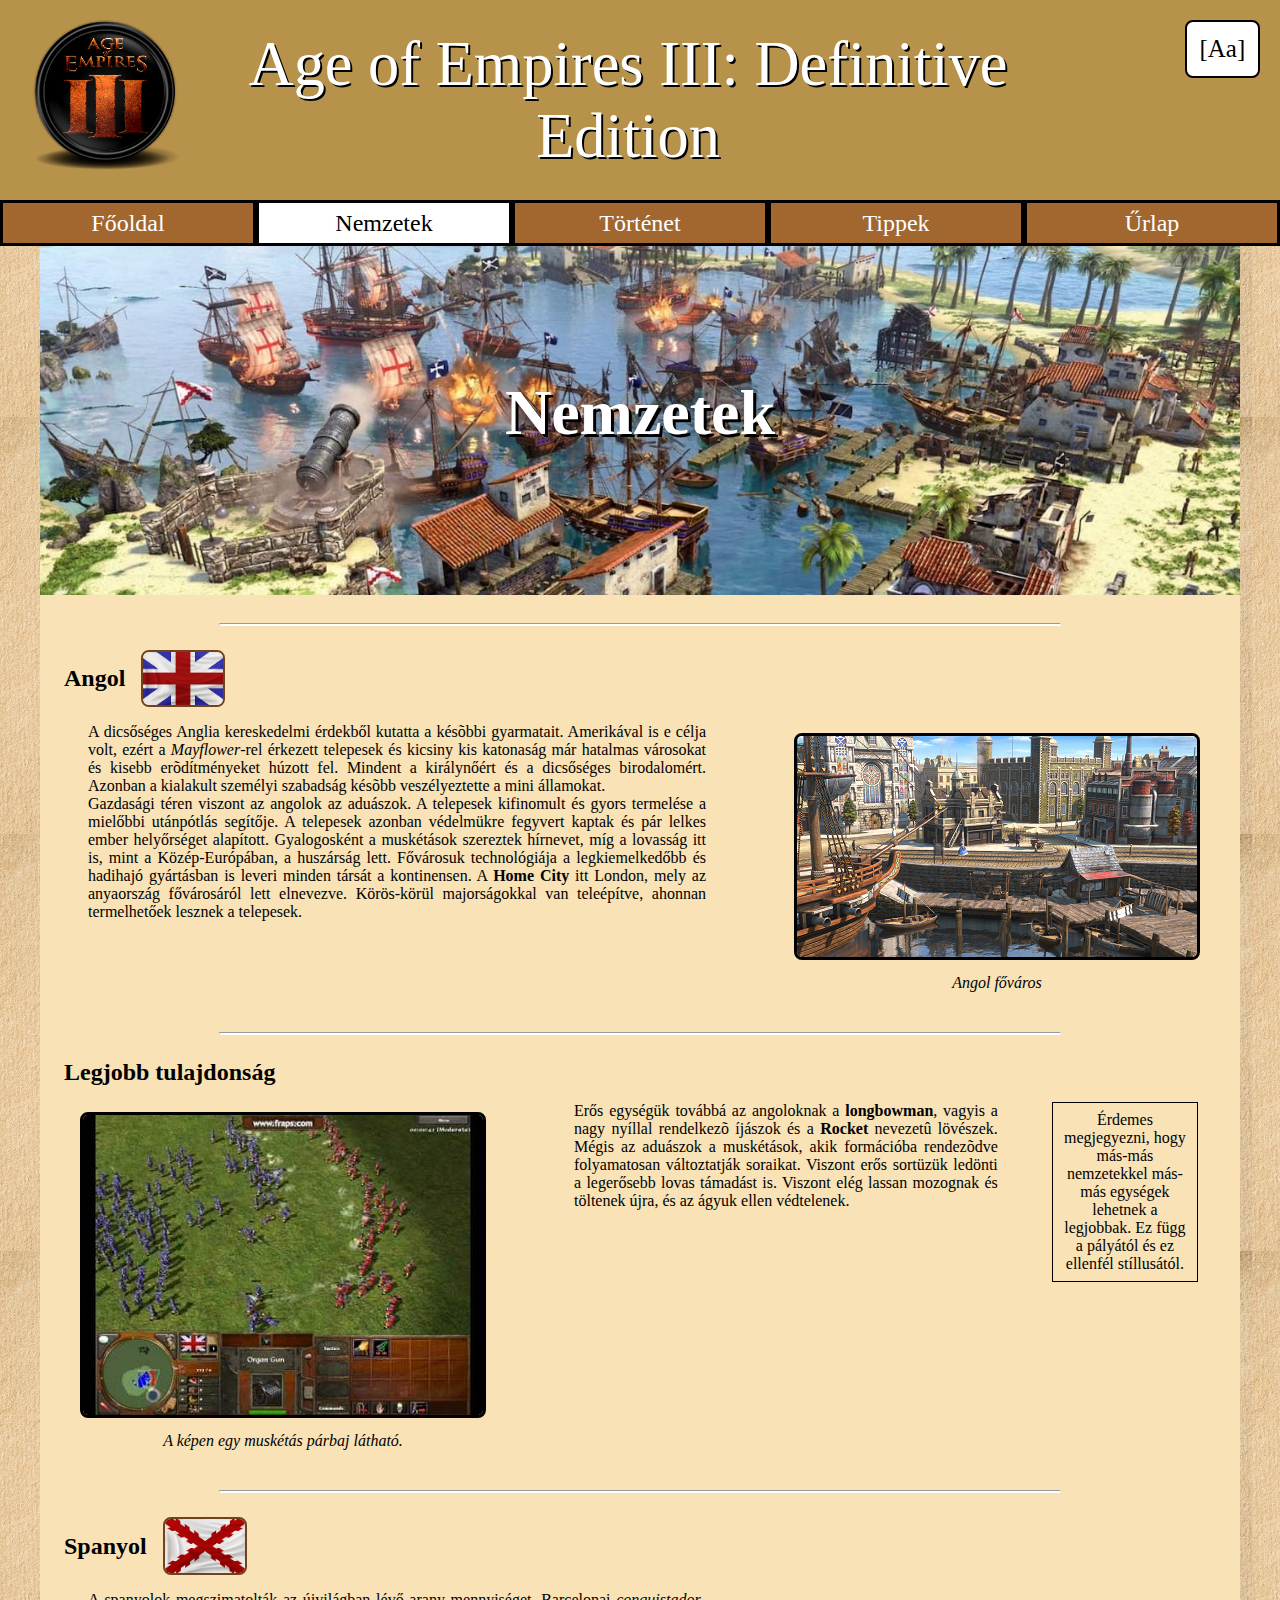
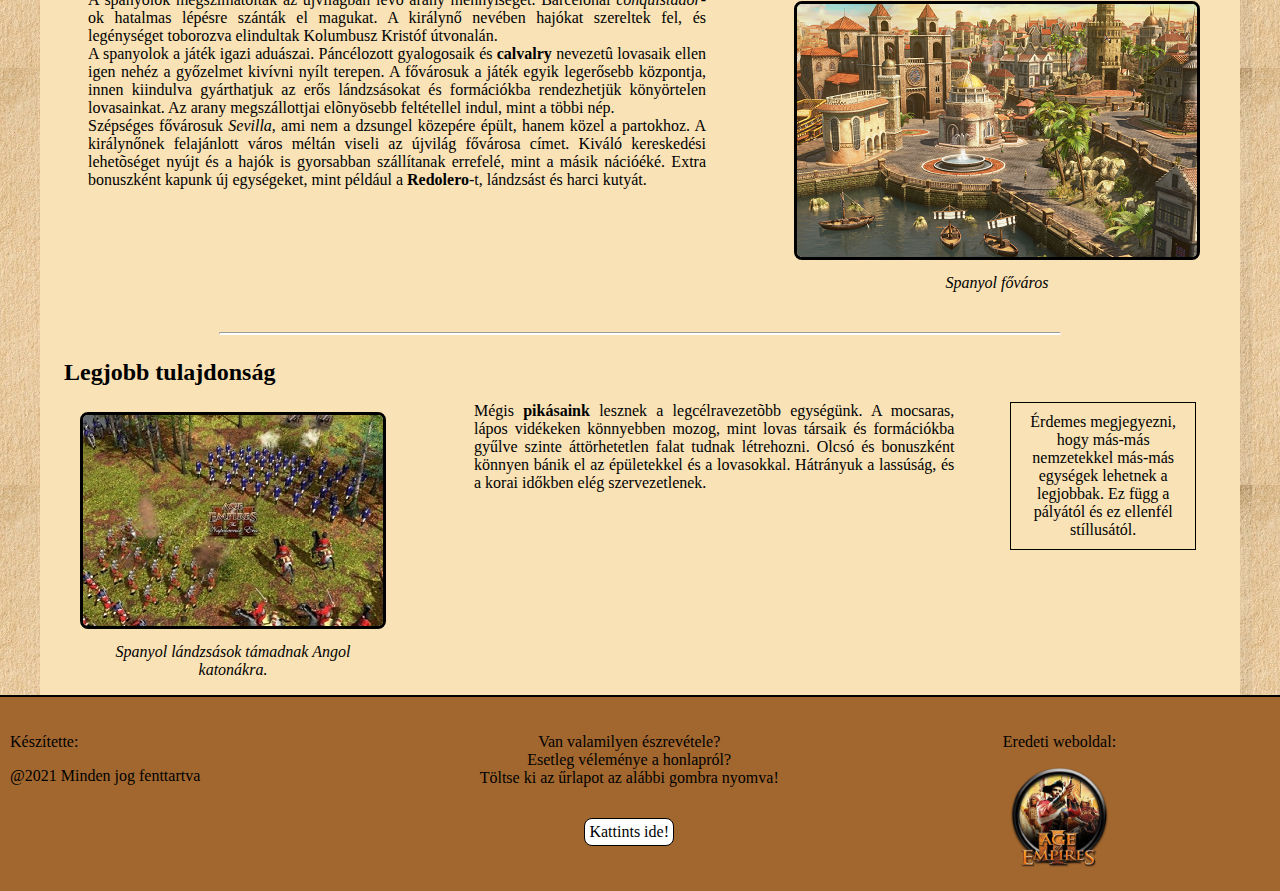
<file: nemzetek.html>
<!DOCTYPE html>
<html lang="hu">
<head>
    <title>Nemzetek - AoE III: DE</title>
    <meta charset="UTF-8">
    <meta http-equiv="X-UA-Compatible" content="IE=edge">
    <meta name="viewport" content="width=device-width, initial-scale=1.0">
    <link rel="stylesheet" type="text/css" href="css/alap.css" title="normal">
    <link rel="alternate stylesheet" type="text/css" href="css/nagybetu.css" title="nagybetu">
    <link rel="icon" href="Header/logo.png" type="image/png">
    <script src="scripts/styleswitcher.js"></script>
    <link rel="stylesheet" media="print" href="css/print.css">
</head>
<body>


    <!--HEADER-->

    <header id="normal">
        <div class="title">
            <a href="https://www.ageofempires.com/games/aoeiiide/" hreflang="en"><img src="Header/logo.png" alt="Logó" class="logo"></a>
            <p>
                <span lang="en">Age of Empires III: Definitive Edition</span>
            </p>
            <nav id="gyengenlato">
                <a id="nagybetu" href="#" onclick="setActiveStyleSheet('nagybetu'); return false;">[Aa]</a>
                <a id="normalbetu"  href="#" onclick="setActiveStyleSheet('normal'); return false;">[Aa]</a>
            </nav>
        </div>
    </header>
    <header id="mobilehead">
        <div class="title">
            <p>
                <span lang="en">Age of Empires III: Definitive Edition</span>
            </p>
        </div>
    </header>
    <nav class="menu">
        <a href="index.html">Főoldal</a>
        <a class="active" href="nemzetek.html" >Nemzetek</a>
        <a href="tortenet.html" >Történet</a>
        <a href="tippek.html" >Tippek</a>
        <a href="urlap.html" >Űrlap</a>
    </nav>


    <!--MAIN-->

    <main id="main">
        <article>
            <div class="start">
                <h1 class="normal_h1">Nemzetek</h1>
                <img src="Nemzetek/start.jpg" alt="Nemzetek_start_kép" class="start_img">
            </div>
            <hr>
            <section class="row">
                <h2 class="zaszlos">Angol</h2>
                <img src="Nemzetek/Flag_BritishDE.png" alt="Brit_zászló" class="zaszlo"> 
                <div class="container">
                    <p>
                        A dicsőséges Anglia kereskedelmi érdekből kutatta a késõbbi gyarmatait. Amerikával is e
                         célja volt, ezért a <i><span lang="en">Mayflower</span></i>-rel érkezett telepesek és kicsiny
                         kis katonaság már hatalmas városokat és kisebb erõdítményeket húzott fel. Mindent a királynőért
                         és a dicsőséges birodalomért. Azonban a kialakult személyi szabadság késõbb veszélyeztette a mini államokat.
                    <br>
                        Gazdasági téren viszont az angolok az aduászok. A telepesek kifinomult és gyors termelése a mielőbbi utánpótlás
                         segítője. A telepesek azonban védelmükre fegyvert kaptak és pár lelkes ember helyőrséget alapított. Gyalogosként
                         a muskétások szereztek hírnevet, míg a lovasság itt is, mint a Közép-Európában, a huszárság lett. Fővárosuk technológiája
                         a legkiemelkedőbb és hadihajó gyártásban is leveri minden társát a kontinensen. A <b><span lang="en">Home City</span></b> itt
                         London, mely az anyaország fővárosáról lett elnevezve. Körös-körül majorságokkal van teleépítve, ahonnan termelhetőek
                         lesznek a telepesek. 
                    </p>
                    <figure>
                        <a href="Nemzetek/BritHC.png" target="_blank"><img src="Nemzetek/BritHC_kicsi.png" alt="Brit_főváros" class="main_img"></a>
                        <figcaption><i>Angol főváros</i></figcaption>
                    </figure>
                </div>
            </section>
            <hr>
            <section class="row">
                <h2>Legjobb tulajdonság</h2>
                <div class="container_2">
                    <figure>
                        <a href="Nemzetek/BritA.jpg" target="_blank"><img src="Nemzetek/BritA_kicsi.jpg" alt="Brit_kép" class="main_img_2"></a>
                        <figcaption><i>A képen egy muskétás párbaj látható.</i></figcaption>
                    </figure>
                    <p>
                        Erős egységük továbbá az angoloknak a <b><span lang="en">longbowman</span></b>, vagyis a nagy nyíllal rendelkezõ íjászok 
                        és a <b><span lang="en">Rocket</span></b> nevezetû lövészek. Mégis az aduászok a muskétások, akik formációba rendezõdve
                         folyamatosan változtatják soraikat. Viszont erős sortüzük ledönti a legerősebb lovas támadást is. Viszont elég lassan
                         mozognak és töltenek újra, és az ágyuk ellen védtelenek.
                    </p> 
                    <aside>
                        <p>Érdemes megjegyezni, hogy más-más nemzetekkel más-más egységek lehetnek a legjobbak. Ez függ a pályától és ez ellenfél stíllusától.</p>
                    </aside>
                </div>
            </section>
            <hr>
            <section class="row">
                <h2 class="zaszlos">Spanyol</h2>
                <img src="Nemzetek/Flag_SpanishDE.png" alt="Spanyol_zászló" class="zaszlo">
                <div class="container">
                    <p>
                        A spanyolok megszimatolták az újvilágban lévő arany mennyiséget. Barcelonai <i><span lang="en">conquistador</span></i>-ok
                         hatalmas lépésre szánták el magukat. A királynő nevében hajókat szereltek fel, és legénységet toborozva elindultak
                         Kolumbusz Kristóf útvonalán.
                        <br>
                        A spanyolok a játék igazi aduászai. Páncélozott gyalogosaik és <b><span lang="en">calvalry</span></b> nevezetû lovasaik
                         ellen igen nehéz a győzelmet kivívni nyílt terepen. A fővárosuk a játék egyik legerősebb központja, innen kiindulva
                         gyárthatjuk az erős lándzsásokat és formációkba rendezhetjük könyörtelen lovasainkat. Az arany megszállottjai elõnyösebb
                         feltétellel indul, mint a többi nép. 
                        <br>
                        Szépséges fővárosuk <i><span lang="en">Sevilla</span></i>, ami nem a dzsungel közepére épült, hanem közel a partokhoz.
                         A királynőnek felajánlott város méltán viseli az újvilág fővárosa címet. Kiváló kereskedési lehetõséget nyújt és
                         a hajók is gyorsabban szállítanak errefelé, mint a másik nációéké. Extra bonuszként kapunk új egységeket, mint például
                         a <b><span lang="en">Redolero</span></b>-t, lándzsást és harci kutyát.
                    </p>
                    
                    <figure>
                        <a href="Nemzetek/SpanyolHC.png" target="_blank"><img src="Nemzetek/SpanyolHC_kicsi.png" alt="Spanyol_főváros" class="main_img"></a>
                        <figcaption><i>Spanyol főváros</i></figcaption>
                    </figure>
                </div>
            </section>
            <hr>
            <section class="row">
                <h2>Legjobb tulajdonság</h2>
                <div class="container_2">
                    <figure>
                        <a href="Nemzetek/SpanyolA.jpg" target="_blank"><img src="Nemzetek/SpanyolA_kicsi.jpg" alt="Spanyol_kép" class="main_img_2"></a>
                        <figcaption><i>Spanyol lándzsások támadnak Angol katonákra.</i></figcaption>
                    </figure>   
                    <p>
                        Mégis <b>pikásaink</b> lesznek a legcélravezetõbb egységünk. A mocsaras, lápos vidékeken könnyebben mozog, mint lovas társaik
                         és formációkba gyűlve szinte áttörhetetlen falat tudnak létrehozni. Olcsó és bonuszként könnyen bánik el az épületekkel
                         és a lovasokkal. Hátrányuk a lassúság, és a korai időkben elég szervezetlenek.
                    </p>
                    <aside>
                        <p>Érdemes megjegyezni, hogy más-más nemzetekkel más-más egységek lehetnek a legjobbak. Ez függ a pályától és ez ellenfél stíllusától.</p>
                    </aside>
                </div>
            </section>
        </article>
    </main>


    <!--FOOTER-->

    <footer>
        <div class="footer">
            <div class="footer_row">
                <div class="footer_section">
                    <p class="first">Készítette:<br><b></b></p>
                    <p class="first">@2021 Minden jog fenttartva</p>
                </div>
                <div class="footer_section">
                    <p class="second">Van valamilyen észrevétele?<br>Esetleg véleménye a honlapról?<br>Töltse ki az űrlapot az alábbi gombra nyomva!</p>
                    <a class="button" href="urlap.html">Kattints ide!</a>
                </div>
                <div class="footer_section">
                    <p class="third">Eredeti weboldal:</p>
                    <a href="https://www.ageofempires.com/games/aoeiiide/" hreflang="en"><img src="Footer/age-of-empires-icon-25.jpg" alt="Footer_logo"></a>
                </div>
            </div>
        </div>
    </footer>
</body>
</html>
</file>
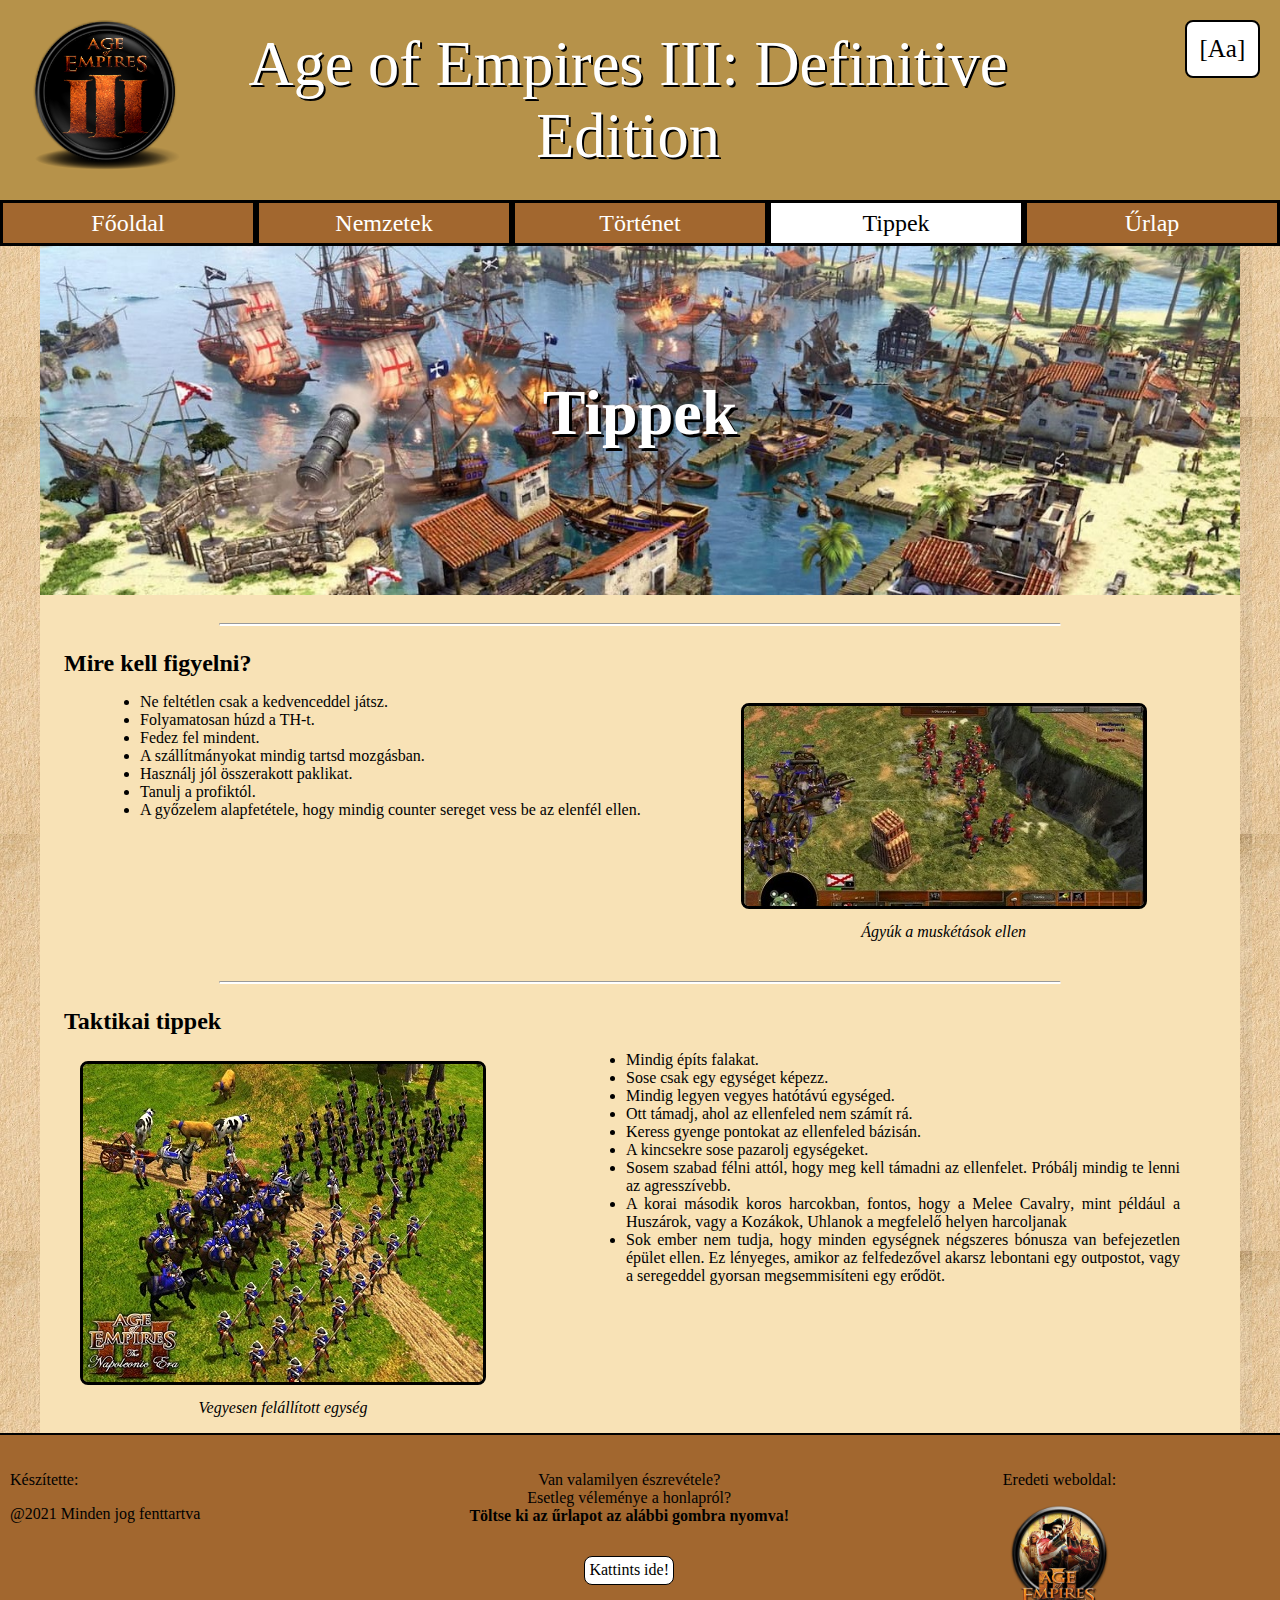
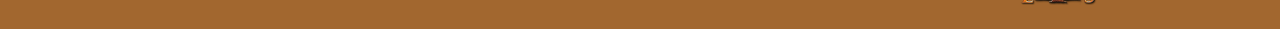
<file: tippek.html>
<!DOCTYPE html>
<html lang="hu">
<head>
    <title>Tippek - AoE III: DE</title>
    <meta charset="UTF-8">
    <meta http-equiv="X-UA-Compatible" content="IE=edge">
    <meta name="viewport" content="width=device-width, initial-scale=1.0">
    <link rel="stylesheet" type="text/css" href="css/alap.css" title="normal">
    <link rel="alternate stylesheet" type="text/css" href="css/nagybetu.css" title="nagybetu">
    <link rel="icon" href="Header/logo.png" type="image/icon">
    <script src="scripts/styleswitcher.js"></script>
    <link rel="stylesheet" media="print" href="css/print.css">
</head>
<body>


    <!--HEADER-->

    <header id="normal">
        <div class="title">
            <a href="https://www.ageofempires.com/games/aoeiiide/" hreflang="en"><img src="Header/logo.png" alt="Logó" class="logo"></a>
            <p>
                <span lang="en">Age of Empires III: Definitive Edition</span>
            </p>
            <nav id="gyengenlato">
                <a id="nagybetu" href="#" onclick="setActiveStyleSheet('nagybetu'); return false;">[Aa]</a>
                <a id="normalbetu"  href="#" onclick="setActiveStyleSheet('normal'); return false;">[Aa]</a>
            </nav>
        </div>
    </header>
    <header id="mobilehead">
        <div class="title">
            <p>
                <span lang="en">Age of Empires III: Definitive Edition</span>
            </p>
        </div>
    </header>
    <nav class="menu">
        <a href="index.html">Főoldal</a>
        <a href="nemzetek.html" >Nemzetek</a>
        <a href="tortenet.html" >Történet</a>
        <a class="active" href="tippek.html" >Tippek</a>
        <a href="urlap.html" >Űrlap</a>
    </nav>


    <!--MAIN-->

    <main id="main">
        <div class="start">
            <h1 class="normal_h1">Tippek</h1>
            <img src="Tippek/start.jpg" alt="Tippek_start_kép" class="start_img">
        </div>
        <hr>
        <section class="row">
            <h2>Mire kell figyelni?</h2>
            <div class="container">
                <ul>
                    <li>Ne feltétlen csak a kedvenceddel játsz.</li>
                    <li>Folyamatosan húzd a TH-t.</li>
                    <li>Fedez fel mindent.</li>
                    <li>A szállítmányokat mindig tartsd mozgásban.</li>
                    <li>Használj jól összerakott paklikat.</li>
                    <li>Tanulj a profiktól.</li>
                    <li>A győzelem alapfetétele, hogy mindig <span lang="en">counter</span> sereget vess be az elenfél ellen.</li>
                </ul>
                <figure>
                    <a href="Tippek/1.jpg" target="_blank"><img src="Tippek/1_kicsi.jpg" alt="Tippek_1_kép" class="main_img"></a>
                    <figcaption><i>Ágyúk a muskétások ellen</i></figcaption>
                </figure>
            </div>
        </section>
        <hr>
        <section class="row">
            <h2>Taktikai tippek</h2>
            <div class="container_2">
                <figure>
                    <a href="Tippek/2.jpg" target="_blank"><img src="Tippek/2_kicsi.jpg" alt="Tippek_2_kép" class="main_img_2"></a>
                    <figcaption><i>Vegyesen felállított egység</i></figcaption>
                </figure>
                <ul>
                    <li>Mindig építs falakat.</li>
                    <li>Sose csak egy egységet képezz.</li>
                    <li>Mindig legyen vegyes hatótávú egységed.</li>
                    <li>Ott támadj, ahol az ellenfeled nem számít rá.</li>
                    <li>Keress gyenge pontokat az ellenfeled bázisán.</li>
                    <li>A kincsekre sose pazarolj egységeket.</li>
                    <li>Sosem szabad félni attól, hogy meg kell támadni az ellenfelet. Próbálj mindig te lenni az agresszívebb. </li>
                    <li>A korai második koros harcokban, fontos, hogy a <span lang="en">Melee Cavalry</span>, mint például a Huszárok, vagy a Kozákok, Uhlanok a megfelelő helyen harcoljanak</li>
                    <li>Sok ember nem tudja, hogy minden egységnek négszeres bónusza van befejezetlen épület ellen. Ez lényeges, amikor az felfedezővel akarsz lebontani egy outpostot, vagy a seregeddel gyorsan megsemmisíteni egy erődöt.</li>
                </ul>
            </div>
        </section>
    </main>


    <!--FOOTER-->

    <footer>
        <div class="footer">
            <div class="footer_row">
                <div class="footer_section">
                    <p class="first">Készítette:<br><b></b></p>
                    <p class="first">@2021 Minden jog fenttartva</p>
                </div>
                <div class="footer_section">
                    <p class="second">Van valamilyen észrevétele?<br>Esetleg véleménye a honlapról?<br><b>Töltse ki az űrlapot az alábbi gombra nyomva!</b></p>
                    <a class="button" href="urlap.html">Kattints ide!</a>
                </div>
                <div class="footer_section">
                    <p class="third">Eredeti weboldal:</p>
                    <a href="https://www.ageofempires.com/games/aoeiiide/" hreflang="en"><img src="Footer/age-of-empires-icon-25.jpg" alt="Footer_logo"></a>
                </div>
            </div>
        </div>
    </footer>
</body>
</html>
</file>
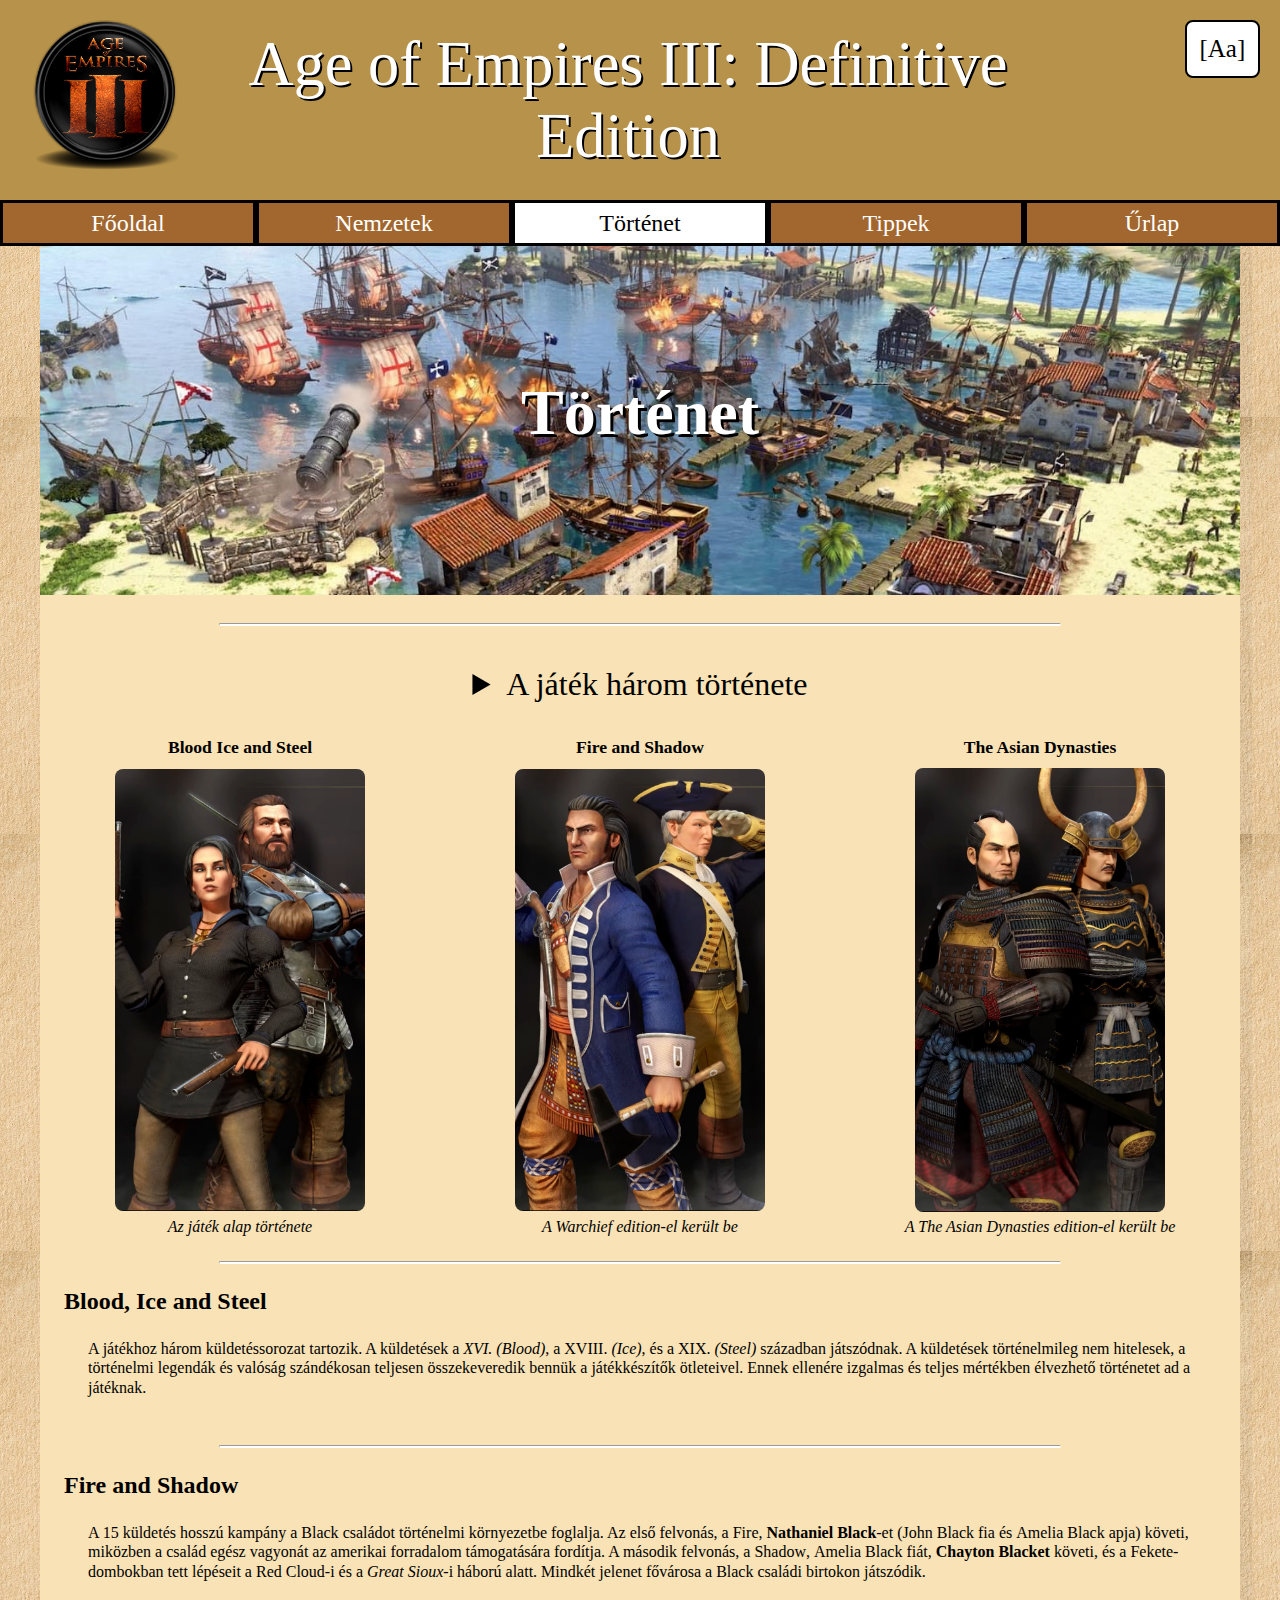
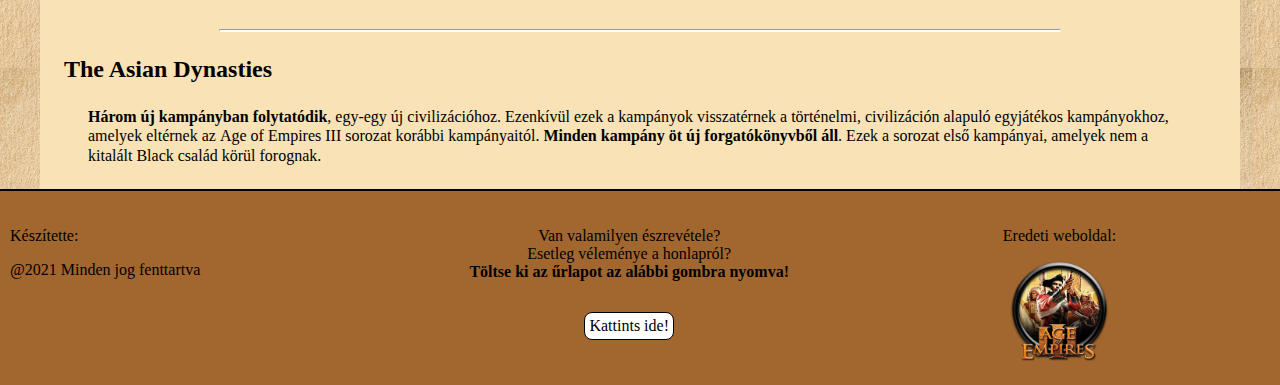
<file: tortenet.html>
<!DOCTYPE html>
<html lang="hu">
<head>
    <title>Történet - AoE III: DE</title>
    <meta charset="UTF-8">
    <meta http-equiv="X-UA-Compatible" content="IE=edge">
    <meta name="viewport" content="width=device-width, initial-scale=1.0">
    <link rel="stylesheet" type="text/css" href="css/alap.css" title="normal">
    <link rel="alternate stylesheet" type="text/css" href="css/nagybetu.css" title="nagybetu">
    <link rel="icon" href="Header/logo.png" type="image/png">
    <script src="scripts/styleswitcher.js"></script>
    <link rel="stylesheet" media="print" href="css/print.css">
</head>
<body>


    <!--HEADER-->

    <header id=normal>
        <div class="title">
            <a href="https://www.ageofempires.com/games/aoeiiide/" hreflang="en"><img src="Header/logo.png" alt="Logó" class="logo"></a>
            <p>
                <span lang="en">Age of Empires III: Definitive Edition</span>
            </p>
            <nav id="gyengenlato">
                <a id="nagybetu" href="#" onclick="setActiveStyleSheet('nagybetu'); return false;">[Aa]</a>
                <a id="normalbetu"  href="#" onclick="setActiveStyleSheet('normal'); return false;">[Aa]</a>
            </nav>
        </div>
    </header>
    <header id="mobilehead">
        <div class="title">
            <p>
                <span lang="en">Age of Empires III: Definitive Edition</span>
            </p>
        </div>
    </header>
    <nav class="menu">
        <a href="index.html">Főoldal</a>
        <a href="nemzetek.html" >Nemzetek</a>
        <a class="active" href="tortenet.html" >Történet</a>
        <a href="tippek.html" >Tippek</a>
        <a href="urlap.html" >Űrlap</a>
    </nav>


    <!--MAIN-->

    <main id="main">
        <div class="start">
            <h1 class="normal_h1">Történet</h1>
            <img src="Történet/start.jpg" alt="Első kép" class="start_img">
        </div>
        <hr>
        <table>
            <caption>
                <details>
                    <summary>A játék három története</summary>
                    <p>Megjelenési sorrendben balról jobbra. A képeken a főhősök szerepelnek.</p>
                </details>
            </caption>
            <tbody>
                <tr class="t_first_row">
                    <th><span lang="en">Blood Ice and Steel</span></th>
                    <th><span lang="en">Fire and Shadow</span></th>
                    <th><span lang="en">The Asian Dynasties</span></th>
                </tr>
                <tr class="t_second_row">
                    <td><img src="Történet/A.png" alt="Blood_kép"></td>
                    <td><img src="Történet/B.png" alt="Fire_kép"></td>
                    <td><img src="Történet/C.png" alt="Asian_kép"></td>
                </tr>
                <tr class="t_third_row">
                    <td>Az játék alap története</td>
                    <td>A <span lang="en">Warchief edition</span>-el került be</td>
                    <td>A <span lang="en">The Asian Dynasties edition</span>-el került be</td>
                </tr>   
            </tbody>          
        </table>
        <hr>
        <section class="row">
            <h2><span lang="en">Blood, Ice and Steel</span></h2>
            <div class="text">
                <p class="zaszlos">
                    A játékhoz három küldetéssorozat tartozik. A küldetések a <i>XVI. (<span lang="en">Blood</span>)</i>, a XVIII. 
                    <i>(<span lang="en">Ice</span>)</i>, és a XIX. <i>(<span lang="en">Steel</span>)</i> században játszódnak. A küldetések történelmileg
                     nem hitelesek, a történelmi legendák és valóság szándékosan teljesen összekeveredik bennük a játékkészítők ötleteivel.
                     Ennek ellenére izgalmas és teljes mértékben élvezhető történetet ad a játéknak.
                </p>
            </div>
        </section>
        <hr>
        <section class="row">
            <h2><span lang="en">Fire and Shadow</span></h2>
            <div class="text">           
                <p class="zaszlos">
                    A 15 küldetés hosszú kampány a <span lang="en">Black</span> családot történelmi környezetbe foglalja. Az első felvonás, a <span lang="en">Fire</span>,
                        <b><span lang="en">Nathaniel Black</span></b>-et (<span lang="en">John Black</span> fia és <span lang="en">Amelia Black</span> apja)
                        követi, miközben a család egész vagyonát az amerikai forradalom támogatására fordítja. A második felvonás,
                        a <span lang=en>Shadow</span>, <span lang="en">Amelia Black</span> fiát, <b><span lang="en">Chayton Blacket</span></b> követi, és a Fekete-dombokban tett lépéseit a <span lang="en">Red Cloud</span>-i
                        és a <i><span lang="en">Great Sioux</span></i>-i háború alatt. Mindkét jelenet fővárosa a <span lang="en">Black</span> családi birtokon játszódik.
                </p>
            </div>
        </section>
        <hr>
        <section class="row">
            <h2><span lang="en">The Asian Dynasties</span></h2>
            <div class="text">
                <p class="zaszlos">
                   <b> Három új kampányban folytatódik</b>, egy-egy új civilizációhoz. Ezenkívül ezek a kampányok visszatérnek
                        a történelmi, civilizáción alapuló egyjátékos kampányokhoz, amelyek eltérnek az <span lang="en">Age of Empires III</span>
                        sorozat korábbi kampányaitól. <b>Minden kampány öt új forgatókönyvből áll</b>. Ezek a sorozat első kampányai, amelyek nem a kitalált
                        <span lang="en">Black</span> család körül forognak.
                </p> 
            </div>
        </section>
    </main>

    <!--FOOTER-->

    <footer>
        <div class="footer">
            <div class="footer_row">
                <div class="footer_section">
                    <p class="first">Készítette:<br><b></b></p>
                    <p class="first">@2021 Minden jog fenttartva</p>
                </div>
                <div class="footer_section">
                    <p class="second">Van valamilyen észrevétele?<br>Esetleg véleménye a honlapról?<br><b>Töltse ki az űrlapot az alábbi gombra nyomva!</b></p>
                    <a class="button" href="urlap.html">Kattints ide!</a>
                </div>
                <div class="footer_section">
                    <p class="third">Eredeti weboldal:</p>
                    <a href="https://www.ageofempires.com/games/aoeiiide/" hreflang="en"><img src="Footer/age-of-empires-icon-25.jpg" alt="Footer_logo"></a>
                </div>
            </div>
        </div>
    </footer>
</body>
</html>
</file>
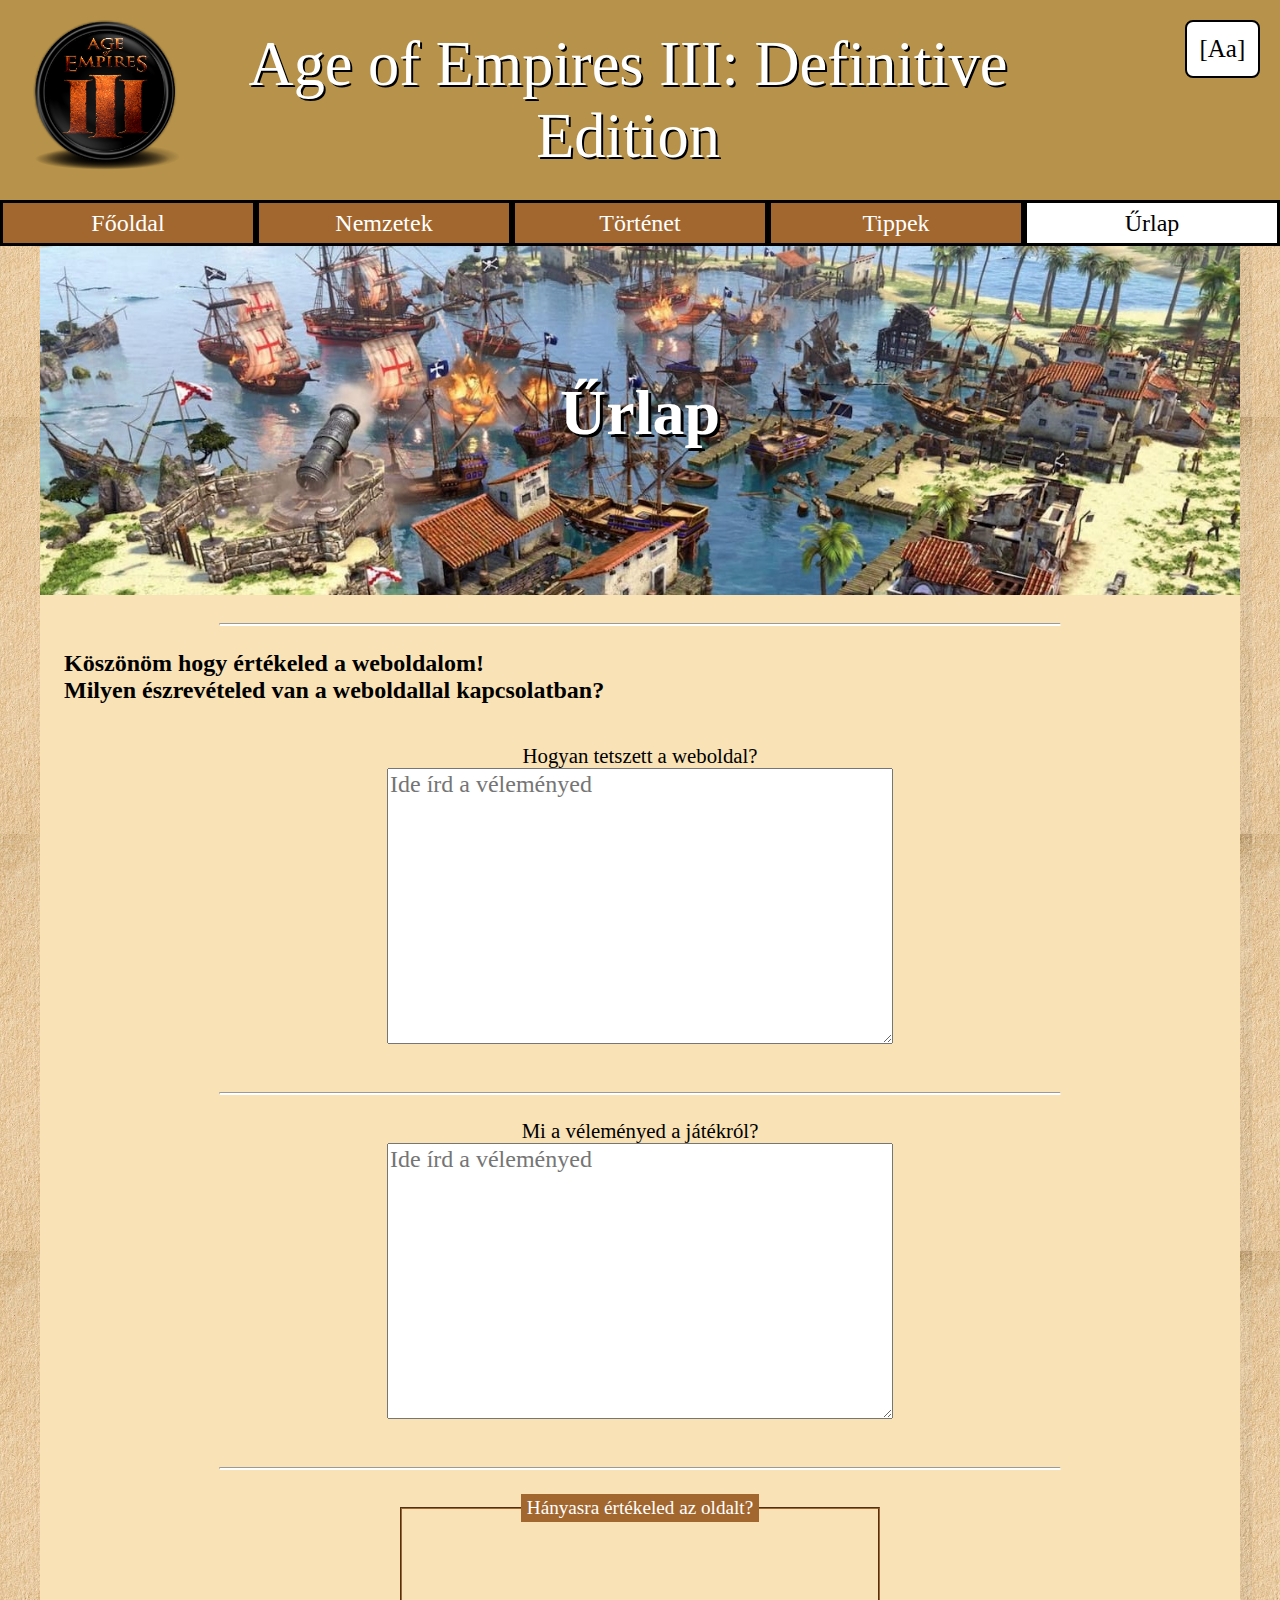
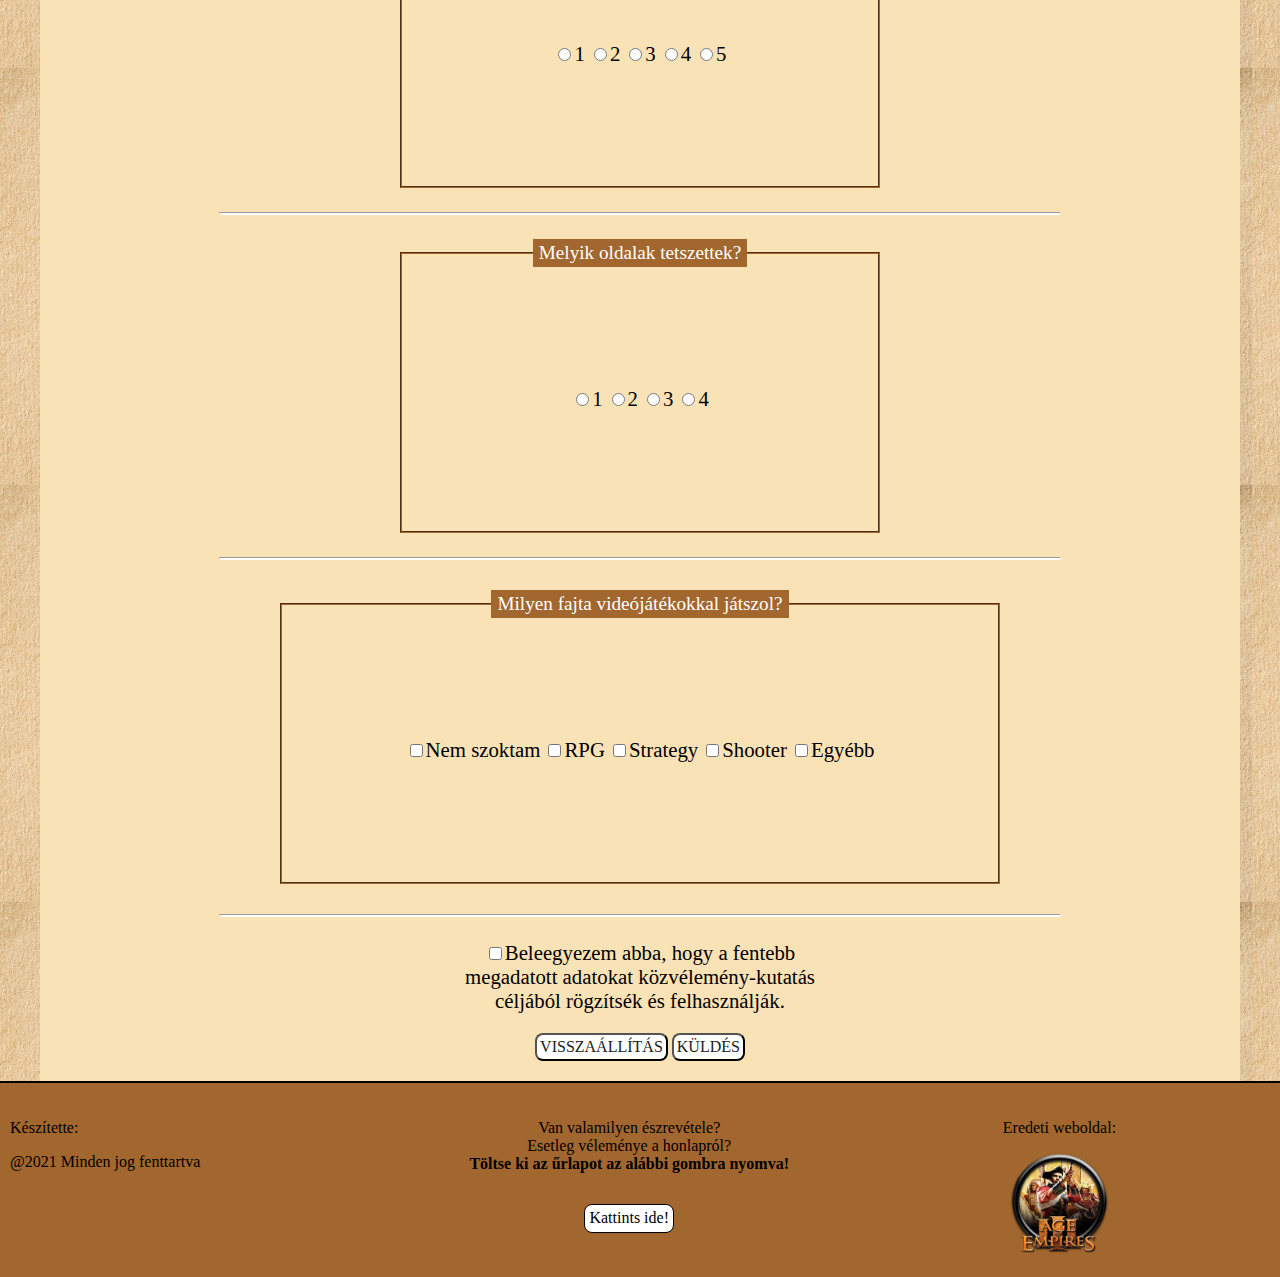
<file: urlap.html>
<!DOCTYPE html>
<html lang="hu">
<head>
    <title>Űrlap - AoE III: DE</title>
    <meta charset="UTF-8">
    <meta http-equiv="X-UA-Compatible" content="IE=edge">
    <meta name="viewport" content="width=device-width, initial-scale=1.0">
    <link rel="stylesheet" type="text/css" href="css/alap.css" title="normal">
    <link rel="alternate stylesheet" type="text/css" href="css/nagybetu.css" title="nagybetu">
    <link rel="icon" href="Header/logo.png" type="image/png">
    <script src="scripts/styleswitcher.js"></script>
    <link rel="stylesheet" media="print" href="css/print.css">
</head>
<body>


    <!--HEADER-->

    <header id="normal">
        <div class="title">
            <a href="https://www.ageofempires.com/games/aoeiiide/" hreflang="en"><img src="Header/logo.png" alt="Logó" class="logo"></a>
            <p>
                Age of Empires III: Definitive Edition
            </p>
            <nav id="gyengenlato">
                <a id="nagybetu" href="#" onclick="setActiveStyleSheet('nagybetu'); return false;">[Aa]</a>
                <a id="normalbetu"  href="#" onclick="setActiveStyleSheet('normal'); return false;">[Aa]</a>
            </nav>
        </div>
    </header>
    <header id="mobilehead">
        <div class="title">
            <p>
                <span lang="en">Age of Empires III: Definitive Edition</span>
            </p>
        </div>
    </header>
    <nav class="menu">
        <a href="index.html">Főoldal</a>
        <a href="nemzetek.html" >Nemzetek</a>
        <a href="tortenet.html" >Történet</a>
        <a href="tippek.html" >Tippek</a>
        <a class="active" href="urlap.html" >Űrlap</a>
    </nav>


    <!--MAIN-->

    <main id="main">
        <article>
            <div class="start">
                <h1 class="normal_h1">Űrlap</h1>
                <img src="Űrlap/start.jpg" alt="Első kép" class="start_img">
            </div>
            <section class="row">
                <hr>
                <h2 class="form_text">Köszönöm hogy értékeled a weboldalom!<br>Milyen észrevételed van a weboldallal kapcsolatban?</h2>
                <form method="POST" action="mailto:asdasd7@gmail.com" enctype="multipart/form-data">
                    <label class="text_area" for="eszrevetel">Hogyan tetszett a weboldal?</label><br>
                    <textarea id="eszrevetel" name="textarea1" placeholder="Ide írd a véleményed" cols="75" rows="10" maxlength="730" spellcheck="true"></textarea>
                    <hr>
                    <label class="text_area" for="eszrevetel2">Mi a véleményed a játékról?</label><br>
                    <textarea id="eszrevetel2" name="textarea2" placeholder="Ide írd a véleményed" cols="75" rows="10" maxlength="730" spellcheck="true"></textarea>
                    
                    <hr>
                    <fieldset class="group1">
                        <legend>Hányasra értékeled az oldalt?</legend>
                        <label for="1.1"><input id="1.1" type="radio" name="group1" value="1">1</label>
                        <label for="1.2"><input id="1.2" type="radio" name="group1" value="2">2</label>
                        <label for="1.3"><input id="1.3" type="radio" name="group1" value="3">3</label>
                        <label for="1.4"><input id="1.4" type="radio" name="group1" value="4">4</label>
                        <label for="1.5"><input id="1.5" type="radio" name="group1" value="5">5</label>
                    </fieldset>
                    <hr>
                    <fieldset class="group2">
                        <legend>Melyik oldalak tetszettek?</legend>
                        <label for="2.1"><input id="2.1" type="radio" name="group2" value="1">1</label>
                        <label for="2.2"><input id="2.2" type="radio" name="group2" value="2">2</label>
                        <label for="2.3"><input id="2.3" type="radio" name="group2" value="3">3</label>
                        <label for="2.4"><input id="2.4" type="radio" name="group2" value="4">4</label>
                    </fieldset>
                    <hr>
                    <fieldset class="group3">
                        <legend>Milyen fajta videójátékokkal játszol?</legend>
                        <label for="3.1"><input id="3.1" type="checkbox" name="group3" value="Nem">Nem szoktam</label>
                        <label for="3.2"><input id="3.2" type="checkbox" name="group3" value="RPG">RPG</label>
                        <label for="3.3"><input id="3.3" type="checkbox" name="group3" value="Strategy">Strategy</label>
                        <label for="3.4"><input id="3.4" type="checkbox" name="group3" value="Shooter">Shooter</label>
                        <label for="3.5"><input id="3.5" type="checkbox" name="group3" value="Egyébb">Egyébb</label>
                    </fieldset>
                    <hr>
                    <div class="send">
                        <label for="Beleegyezes"><input id="Beleegyezes" type="checkbox" name="agreed" required>Beleegyezem abba, hogy a fentebb megadatott adatokat közvélemény-kutatás céljából rögzítsék és felhasználják.</label>
                        <br>
                        <input class="reset" type="reset" value="VISSZAÁLLÍTÁS">
                        <input class="submit" type="submit" value="KÜLDÉS">
                    </div>
                </form>
            </section>
        </article>
    </main>


    <!--FOOTER-->

    <footer>
        <div class="footer">
            <div class="footer_row">
                <div class="footer_section">
                    <p class="first">Készítette:<br><b></b></p>
                    <p class="first">@2021 Minden jog fenttartva</p>
                </div>
                <div class="footer_section">
                    <p class="second">Van valamilyen észrevétele?<br>Esetleg véleménye a honlapról?<br><b>Töltse ki az űrlapot az alábbi gombra nyomva!</b></p>
                    <a class="button" href="urlap.html">Kattints ide!</a>
                </div>
                <div class="footer_section">
                    <p class="third">Eredeti weboldal:</p>
                    <a href="https://www.ageofempires.com/games/aoeiiide/" hreflang="en"><img src="Footer/age-of-empires-icon-25.jpg" alt="Footer_logo"></a>
                </div>
            </div>
        </div>
    </footer>
</body>
</html>
</file>
<file: css/alap.css>
/*****************************************
            ----SORREND----

                -HEADER
                -MENU
                -BODY
                -FORM
                -FOOTER
                -RESPONSIVE PAGE
*****************************************/

*{
    font-family: Georgia, 'Times New Roman', Times, sans-serif;
}

/*****************************************
            ----HEADER----
*****************************************/

header{
    background-color: #b6924a;
    height: 200px;
    width: 100%;
    font-size: 130%;
}

.title{
    width: 100%;
    height: 200px;
    display: inline-flex;
}

.title p{
    position: relative;
    text-shadow: 2px 2px #000;
    width: 100%;
    text-align: center;
    margin: auto 10% auto 5%;
    max-width: 65%;
    font-size: 300%;
    overflow: hidden;
	color: #fff;
}

.logo{
    position: relative;
    height: 150px;
    width: 150px;
    padding-top: 20px;
    padding-bottom: 20px;
    padding-left: 40px;
    top: 10px;
    display: inline-flex;
}

nav#gyengenlato{
	position:absolute; 
	right:20px;
	top:10px;
    font-size: 150%;
    background-color: #ffffff;
    border: solid 2px #000;
    border-radius: 8px;
    padding: 1%;
}

a#normalbetu {display: none;}

a#nagybetu {
    display: block;
    color: #000;
    text-decoration: none;
}

/*****************************************
            ----MENU----
*****************************************/

.menu{
    background-color: #b6924a;
    width: 100%;
}

.menu a{

    background-color: #a2672f;
    display: table-cell;

    width: 20%;

    color: #fff;
    
	line-height: 40px;
    border-left: solid 1px;
    border: solid 3px black;
    
    text-align: center;
    text-decoration: none;
    font-size: 150%;

}

.menu a:not(.active){
    color: white;
}

.menu a:hover:not(.active){
    background-color: wheat;
    color: black;
}

.menu a.active{
    background-color: white;
    color: #000000;
}

/*****************************************
            ----BODY----
*****************************************/
html{
    height: 100%;
}

body{
    background-image: url("body_background.jpg");
    padding: 0;
    margin: 0;
    min-height: 100%;
}

#main{
    background-color: #f8e2b6;
    max-width: 1200px;
    height: 100%;
    padding: 0;
    margin: auto;
}

.start{
    position: relative;
    text-align: center;
}

.start img{
    width: 100%;
    height: auto;

}

.normal_h1{
    position: absolute;
    top: 35%;
    left: 50%;
    transform: translate(-50%, -50%);
    font-size: 400%;
    color: rgb(255, 255, 255);
    text-shadow: 3px 3px #000;
}

.video_box{
    margin: auto;
    padding: 20px;
    max-width: 800px;
    background-color: #a2672f;
    border: solid 3px #000;
    border-radius: 12px;
    align-content: center;
}

.video > video{
    max-width: 100%;
    height: auto;
    position: relative;
    margin: auto;
    object-fit: cover;
}

.video{
    text-align: center;
    margin: 1%;
}

summary{
    margin-bottom: 2%;
}

details > p{
    margin: auto;
    background-color: #f8e2b6;
    border: solid 2px #000;
    border-radius: 16px;
    max-width: 60%;
}

hr {
    margin-top: 2%;
    margin-bottom: 2%;
    border-bottom: 2px solid #fff;
    border-radius: 8px;
    width: 70%;
}

.text{
    padding: 2% 4%;
}

.text p{
    margin: auto;
}

.text ul{
    list-style-type: circle;
    padding-left: 100px;
}

h2{
    padding-left: 2%;
    margin: auto;
    margin-top: 2%;
    margin-bottom: 0%;
    color: #000;
}

.zaszlo{
    display: inline-block;
    vertical-align: middle;
    max-width: 80px;
    height: auto;
    margin-left: 1%;
    border: 2px solid #6e441c;
    border-radius: 8px;
}

.zaszlos{
    display: inline;
    vertical-align: middle;
}


.container, .container_2{
    display: inline-flex;
    max-width: 1200px;
    min-width: 100%;
}

aside{
    padding-right: 3%;
}

aside p{
    text-align: center !important;
    padding: 5%;
    border: solid 1px #000;
}

.main_img{
    max-width: 400px;
    height: auto;
    margin: 10px auto 10px auto;
    border: #000000;
    border-style: solid;
    border-radius: 8px;
}

.main_img_2{
    max-width: 400px;
    height: auto;
    margin: 10px auto 10px auto;
    border: #000000;
    border-style: solid;
    border-radius: 8px;
}

figcaption{
    text-align: center;
}

.container p{
    margin-right: 4%;
    margin-left: 4%;

    float: left;
    display: inline;
    text-align: justify;
    

    font-size: 100%;
}

.container ul{
    margin-left: 5%;
    margin-right: 5%;
    min-width: 40%;
    float: left;

    float: left;
    display: inline;
    font-size: 100%;
}

.container_2 p{
    margin-right: 4%;
    margin-left: 4%;

    float: right;
    display: inline;
    text-align: justify;

    font-size: 100%;
}

.container_2 ul{
    margin-left: 5%;
    margin-right: 5%;
    min-width: 40%;

    float: right;
    display: inline;
    text-align: justify;

    font-size: 100%;
}



.link{color: blue; text-decoration: underline;}

.link:hover{ color: white;}

.link:active{color: red;}

.link:visited{color: rebeccapurple;}


table{
    width: 100%;
    margin-top: 40px;
    table-layout: fixed;
    border-collapse: collapse;
}

table caption summary{
    font-size: 200%;
}

table tr.t_first_row{
    font-size: 110%;
    height: 40px;
}

table tr td{
    text-align: center;
    width: 33%;
}

.t_third_row{
    font-size: 100%;
    font-style: italic;
}

table tr td img{
    max-width: 250px;
    border-radius: 8px;
}

/*****************************************
             ----FORM----
*****************************************/
.form_text{
    margin-bottom: 40px;
}

form{
    text-align: center;
    margin: auto;
}

textarea{
    font-size: 70%;
    max-width: 500px;
    font-size: 150%;
    margin-bottom: 20px;
}

.group1, .group2{
    border-color: #a2672f;
    margin: 20px 30%;
    min-width: 400px;
    padding: 10% 0;
}

.group3{
    border-color: #a2672f;
    margin: 30px 20%;
    min-width: 600px;
    padding: 10% 0;
}

legend {
    background-color: #a2672f;
    color: #fff;
    padding: 3px 6px;
    font-size: 120%;
}

label{
    font-size: 130%;
}

input[type=reset], input[type=submit]{
    margin-top: 5%;
    margin-bottom: 5%;
    padding: 3px 3px 3px 3px;
    background-color: white;
    color: #212121;    
    font-size: 1em;
    border-radius: 8px;
}

input[type=reset]:hover, input[type=submit]:hover{
    padding: 8px 8px 8px 8px;
    background-color: rgb(248, 211, 0);
    text-decoration: underline;
}

.send{
    max-width: 400px;
    text-align: center;
    margin: auto;
}

/*****************************************
            ----FOOTER----
*****************************************/

footer{
    display:table;
    width: 100%;
    background-color: #a2672f;
}

.footer_row:only-child{
    text-align: center;
}

.footer_section{
    padding: 20px 0;
    width: 1%;
    border-top: solid 2px #000;
    display: table-cell;
}

.footer_section p.first{
    margin-left: 10px;
    text-align: left;
}

.footer_section p.second{
    text-align: center;
}

.footer_section p.third{
    text-align: center;
}

footer img{
    width: 100px;
    height: auto;
}

.button{
    background-color: white;
    border-radius: 8px;
    font-size: 100%;
    text-align: center;
    color: #000000;
    border: solid 1px #000;
    text-decoration: none;
    display: inline-block;
    margin: 15px 0;
    padding: 1%;
}

.button:hover{
    background-color: rgb(248, 211, 0);
    color: #000;
    font-size: 110%;
    text-decoration: underline;
}

/*****************************************
        ----RESPONSIVE PAGE----
*****************************************/

/*normal*/
@media screen and (min-width: 1200px){
    #mobilehead{
        display: none;
    }
    .menu{
        display: table;
    }
}

/*normal, no title*/
@media screen and (max-width: 1315px){
    header#mobilehead{
        display: none;
    }
    header#normal{
        display: block;
    }
    .menu{
        display: table;
    }
    .title p{
        max-width: 60%;
    }
    .logo{
        position: relative;
        height: 150px;
        width: 150px;
        padding-top: 10px;
        padding-bottom: 10px;
        padding-left: 30px;
        top: 5%;
    }
    nav#gyengenlato{
        top:20px;
        font-size: 120%;
    }
}

/*mobile*/
@media screen and (max-width: 930px){

    header#normal{
        display: none;
    }

    header#mobilehead{
        display: block;
    }

    #main{
        padding-top: 2%;
    }

    .title p{
        margin: auto;
        max-width: 80%;
        height: fit-content;
        font-size: 250%;
    }

    .menu{
        display:inline-block;
        vertical-align: middle;
        max-width: 98.7%;
    }

    .start img{
        display: none;
    }

    .start{
        margin-bottom: 1%;
    }

    .normal_h1{
        margin: auto;
        position: relative;
        top: 0%;
        left: 0%;
        transform: none;
        max-width: 300px;
        font-size: 300%;
        padding: 2%;
        border:solid 2px #000;
        border-radius: 8px;
        background-color: #b6924a;
        margin: auto;
    }

    .video_box{
        max-width: 100%;
        margin: auto;
        padding:0%;
    }

    details > p{
        max-width: 90%;
    }

    h2, .zaszlos{
        display: block;
        font-size: 1.8em;
        text-align: center;
        padding: 0%;
    }

    .zaszlo{
        display: block;
        max-width: 100px;
        margin-left: 0%;
        margin: auto;
    }

    .row p, .row ul{
        font-size: 1.2em;
    }

    .main_img, .main_img_2{
        display: block;
        float: none;
        margin: auto;
        width: 95%;
    }

    .container, .container_2{
        display: inline-block;
        min-width: none;
    }

    figure{
        margin: 5% 0;
    }

    figcaption{
        font-size: 1.2em;
    }

    .container ul, .container_2 ul{
        float: none;
        display: block;
        margin: 2% 10%;
    }

    table{
        margin: auto;
        width: auto;
        min-width: 0px;
    }

    table tbody tr td img{
        max-width: 90%;
    }

    footer{
        display: block;
    }
    
    .footer_section{
        display: block;
        min-width: 100%;
    }

    .footer_row:only-child{
        display: block;
    }

    .footer_section p{
        font-size: 1.2em;
        color: white;
    }

    .footer_section p.first{
        text-align: center;
    }
    
    footer img{
        width: 20%;
        height: auto;
    }

    .group1, .group2, .group3{
        margin: auto 15%;
        max-width: 70%;
        min-width: 0;
    }

    .group3 input[type=checkbox]{
        display: inline-block;
        text-align: left;
    }

    textarea{
        width: 95%;
        resize: none;
        font-size: 100%;
    }

    .menu a{
        display: block;
    
        width: 100%;
    
        color: #fff;
        
        line-height: 40px;
        
        text-align: center;
        text-decoration: none;
        font-size: 150%;
    
    }

    
}

@media screen and (max-width: 500px){
    .title p{
        margin: auto;
        max-width: 90%;
        height: fit-content;
        font-size: 150%;
    }
}
</file>
<file: css/nagybetu.css>
/*****************************************
        ----NAGYBETUS STILUS----
*****************************************/

@import url('alap.css');

a#nagybetu {display: none;}
a#normalbetu {
    display: block;
    color: #000;
    text-decoration: none;
}

nav#gyengenlato{
    font-size: 250%;
    background-color: #ffffff;
    border: solid 3px #000;
}

.menu a{
    font-size: 200%;
}

details > p, details > summary{
    font-size: 150%;
    max-width: 80%;
}

.row > h2{
    font-size: 250%;
}

.text p, .text ul li{
    font-size: 150%;
}

.container, .container_2{
    display: inline-block;
    margin: auto;
}

.container p, .container_2 p{
    font-size: 150%;
    margin: 5%;
}

.container ul, .container_2 ul{
    font-size: 150%;
}

.main_img, .main_img_2{
    display: block;
    max-width: 500px;
    float: unset;
    margin-left: auto;
    margin-right: auto;
}

.footer_section > p{
    font-size: 150%;
}

table tr.t_first_row{
    font-size: 150%;
}

table tr.t_third_row{
    font-size: 150%;
}

footer img{
    width: 150px;
}

button{
    font-size: 150%;
}

button:hover{
    font-size: 150%;
}

textarea, legend{
    font-size: 200%;
}

form label{
    font-size: 150%;
}

input[type=checkbox], input[type=radio]{
    transform: scale(1.5);
}

.send label{ font-size: 150%;}

.submit, .reset{ font-size: 150%;}

@media screen and (max-width: 1315px){
    nav#gyengenlato{
        font-size: 200%;
        background-color: #ffffff;
        border: solid 3px #000;
    }
}
</file>
<file: css/print.css>
#main{
    margin: 0;
    padding: 0;
}

.menu{
    display: none;
}

header{
    display: none;
}

footer{
    display: none;
}

.start img{
    display: none;
}

.video_box{
    display: none;
}

.normal_h1{
    display: block;
    color: #000;
    position: relative;
    top: 0;
    left: 0;
    transform: none;
    font-size: 60px;
    text-shadow: 0 0;
    padding: 0;
    margin: auto 5%;
}

aside{
    display: none;
}

.zaszlo{
    display: none;
}

.container, .container_2{
    display:block;
}

.container p, .container_2 p{
    margin: 5% 0;
    width: 100%;
}

.container_2 p{
    margin-left: 0;
    margin-right: 0;
}

.container ul, .container_2 ul{
    float: none;
    display: block;
    margin: 2% 20%;
}

.main_img, .main_img_2{
    float: unset;
    width: auto;
    height: auto;
    max-height: 200px;
    margin: 10px auto 10px auto;
    align-self: center;
    display: block;
    align-content: center;
}

table img{
   width: 70%;
}

.group1, .group2{
    border-color: #000;
    margin: auto 20%;
}

.group3{
    border-color: #000;
    margin: auto 5%;
}

legend{
    color: #000;
}
</file>
